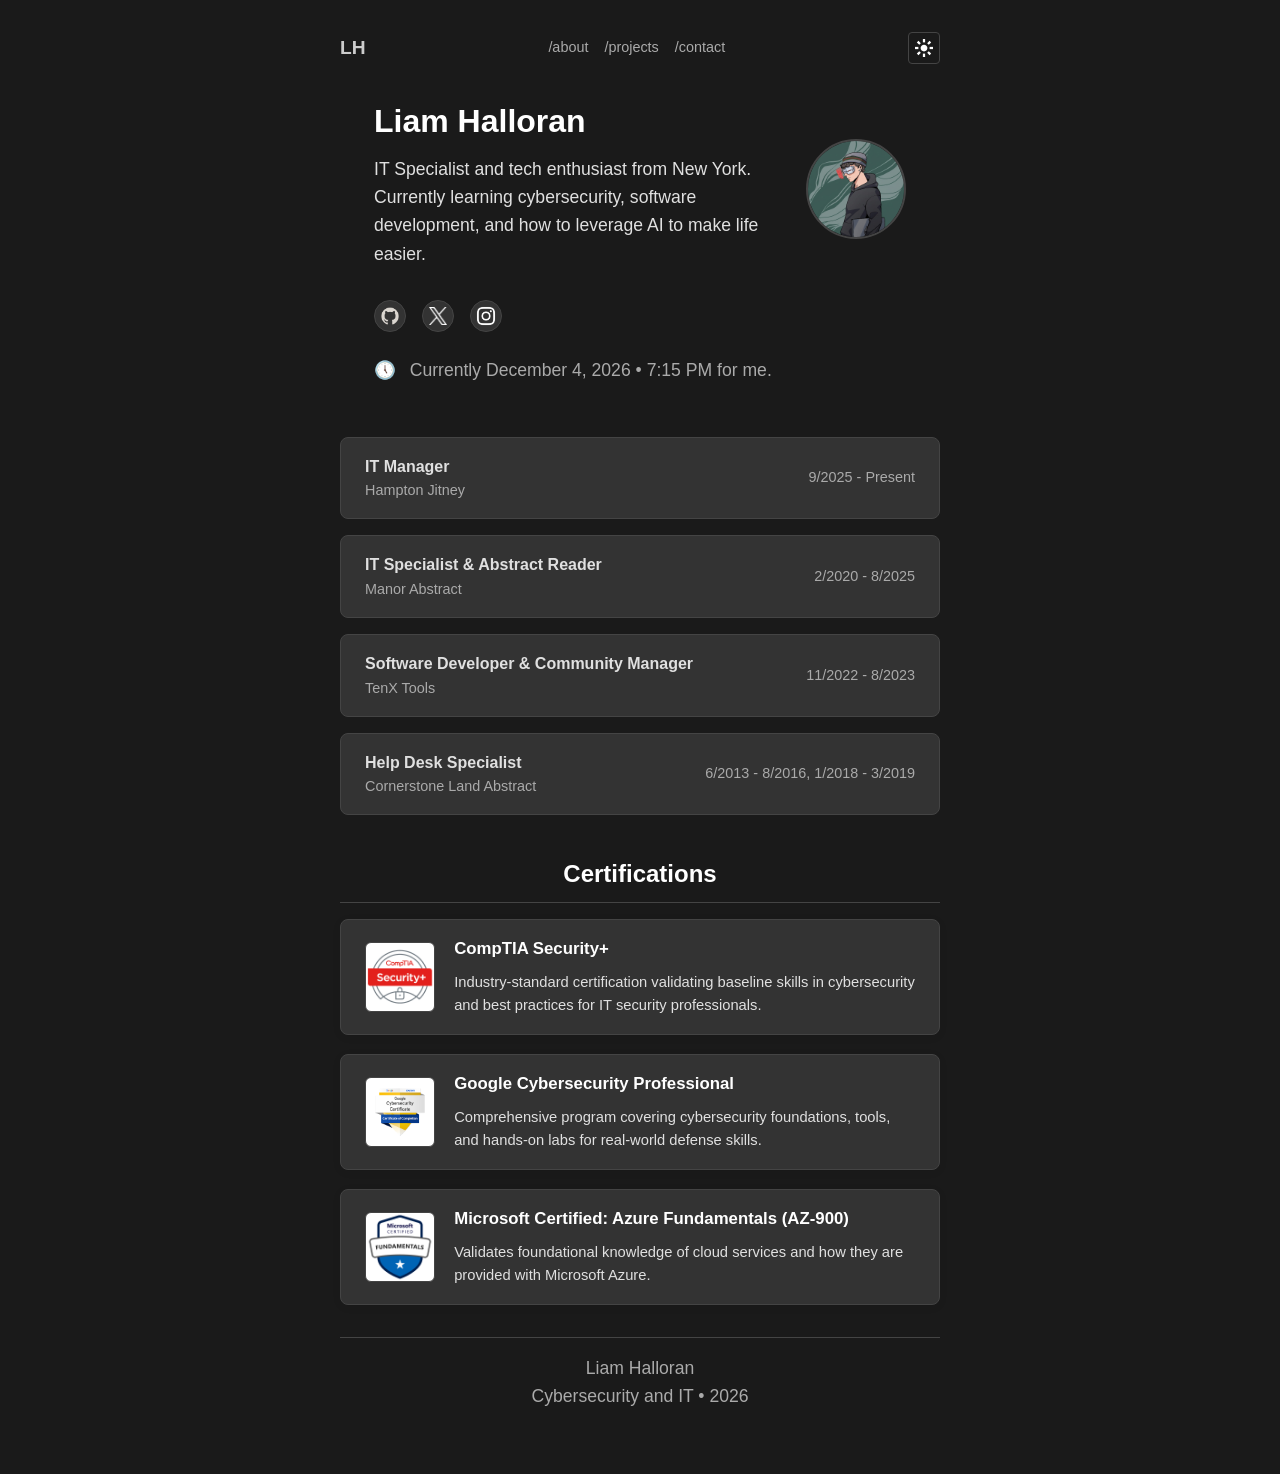
<file: index.html>
<!DOCTYPE html>
<html lang="en">
<head>
    <meta charset="UTF-8">
    <meta name="viewport" content="width=device-width, initial-scale=1.0">
    <title>Liam Halloran</title>
    <link rel="stylesheet" href="style.css">
</head>
<body>
    <div id="custom-cursor"></div>
    <header>
        <a href="index.html" class="initials-link"><div class="initials">LH</div></a>
        <nav>
            <a href="about.html">/about</a>
            <a href="projects.html">/projects</a>
            <a href="contact.html">/contact</a>
        </nav>
        <button id="theme-toggle" aria-label="Toggle theme">
            <img src="images/moon.svg" alt="Dark mode" class="theme-icon moon-icon">
            <img src="images/sun.svg" alt="Light mode" class="theme-icon sun-icon">
        </button>
    </header>
    <main>
        <section id="about" class="content-section about-layout">
            <!-- Text and Links Container -->
            <div class="about-left">
                <div class="about-text">
                    <h1>Liam Halloran</h1>
                    <p>IT Specialist and tech enthusiast from New York. Currently learning cybersecurity, software development, and how to leverage AI to make life easier.</p>
                </div>
                 <!-- Social Links (using placeholders, ideally replace with SVGs) -->
                <div class="social-links">
                    <a href="https://github.com/LeeJayNY" target="_blank" rel="noopener noreferrer" title="GitHub" class="social-icon">
                        <img src="images/github-mark.png" alt="GitHub">
                    </a>
                    <a href="https://twitter.com/LeeJayCrypto" target="_blank" rel="noopener noreferrer" title="Twitter" class="social-icon">
                        <img src="images/twitter.png" alt="X/Twitter"> <!-- Assuming x.svg -->
                    </a>
                    <a href="https://instagram.com/liamleejay" title="Instagram" class="social-icon instagram-icon-link">
                        <img src="images/instagram.png" alt="Instagram">
                    </a>
                </div>
                <!-- Dynamic Info Placeholders -->
                <div class="dynamic-info">
                    <p><span class="icon">&#128340;</span> <span id="current-time">Loading time...</span></p>
                </div>
            </div>
            <!-- Profile Picture -->
            <img src="images/logo.jpeg" alt="Liam Halloran Logo" class="profile-picture">
        </section>

        <!-- Experience Boxes Section -->
        <section id="experience-boxes" class="experience-section">
             <div class="experience-box">
                <div class="job-info">
                    <span class="job-title">IT Manager </span>
                    <span class="company-name">Hampton Jitney</span>
                </div>
                <span class="job-dates">9/2025 - Present</span>
            </div>
            <div class="experience-box">
                <div class="job-info">
                    <span class="job-title">IT Specialist & Abstract Reader</span>
                    <span class="company-name">Manor Abstract</span>
                </div>
                <span class="job-dates">2/2020 - 8/2025</span>
            </div>
             <div class="experience-box">
                <div class="job-info">
                    <span class="job-title">Software Developer & Community Manager</span>
                    <span class="company-name">TenX Tools</span>
                </div>
                <span class="job-dates">11/2022 - 8/2023</span>
            </div>
             <div class="experience-box">
                <div class="job-info">
                    <span class="job-title">Help Desk Specialist</span>
                    <span class="company-name">Cornerstone Land Abstract</span>
                </div>
                 <!-- Combining date ranges -->
                <span class="job-dates">6/2013 - 8/2016, 1/2018 - 3/2019</span>
            </div>
        </section>

        <!-- Certifications Section -->
        <section id="certifications" class="content-section">
            <h2>Certifications</h2>
            <div class="certifications-row">
                <!-- CompTIA Security+ -->
                <a class="cert-box" href="https://www.credly.com/badges/fbb5a011-40cd-4f11-bbe9-d85854bc7b3f" target="_blank" rel="noopener">
                    <img src="images/comptia-securityplus.png" alt="CompTIA Security+ Badge" class="cert-badge">
                    <div class="cert-info">
                        <div class="cert-title">CompTIA Security+</div>
                        <div class="cert-desc">Industry-standard certification validating baseline skills in cybersecurity and best practices for IT security professionals.</div>
                    </div>
                </a>
                <!-- Google Cybersecurity Professional -->
                <a class="cert-box" href="https://www.credly.com/badges/95bc4b39-ea3c-4a74-a0bf-9b5701a9b377" target="_blank" rel="noopener">
                    <img src="images/google-cybersecurity.png" alt="Google Cybersecurity Professional Badge" class="cert-badge">
                    <div class="cert-info">
                        <div class="cert-title">Google Cybersecurity Professional</div>
                        <div class="cert-desc">Comprehensive program covering cybersecurity foundations, tools, and hands-on labs for real-world defense skills.</div>
                    </div>
                </a>
                <!-- Microsoft Azure Fundamentals -->
                <a class="cert-box" href="https://learn.microsoft.com/api/credentials/share/en-us/LiamHalloran-3467/A9EFD3C36C7703F2?sharingId=6E900381BC6D82EF" target="_blank" rel="noopener">
                    <img src="images/azure-fundamentals.png" alt="Microsoft Azure Fundamentals Badge" class="cert-badge">
                    <div class="cert-info">
                        <div class="cert-title">Microsoft Certified: Azure Fundamentals (AZ-900)</div>
                        <div class="cert-desc">Validates foundational knowledge of cloud services and how they are provided with Microsoft Azure.</div>
                    </div>
                </a>
            </div>
        </section>

    </main>

    <footer>
        <p>Liam Halloran<br>
        Cybersecurity and IT • 2026</p>
    </footer>

    <!-- Replaced inline script with link to external file -->
    <script src="js/main.js" defer></script>

    <!-- 
     <script>
        // KEEPING CURSOR AND THEME TOGGLE SCRIPTS (Copied from index.html)
        // ... Removed inline script content ...
     </script>
     -->

</body>
</html>
</file>
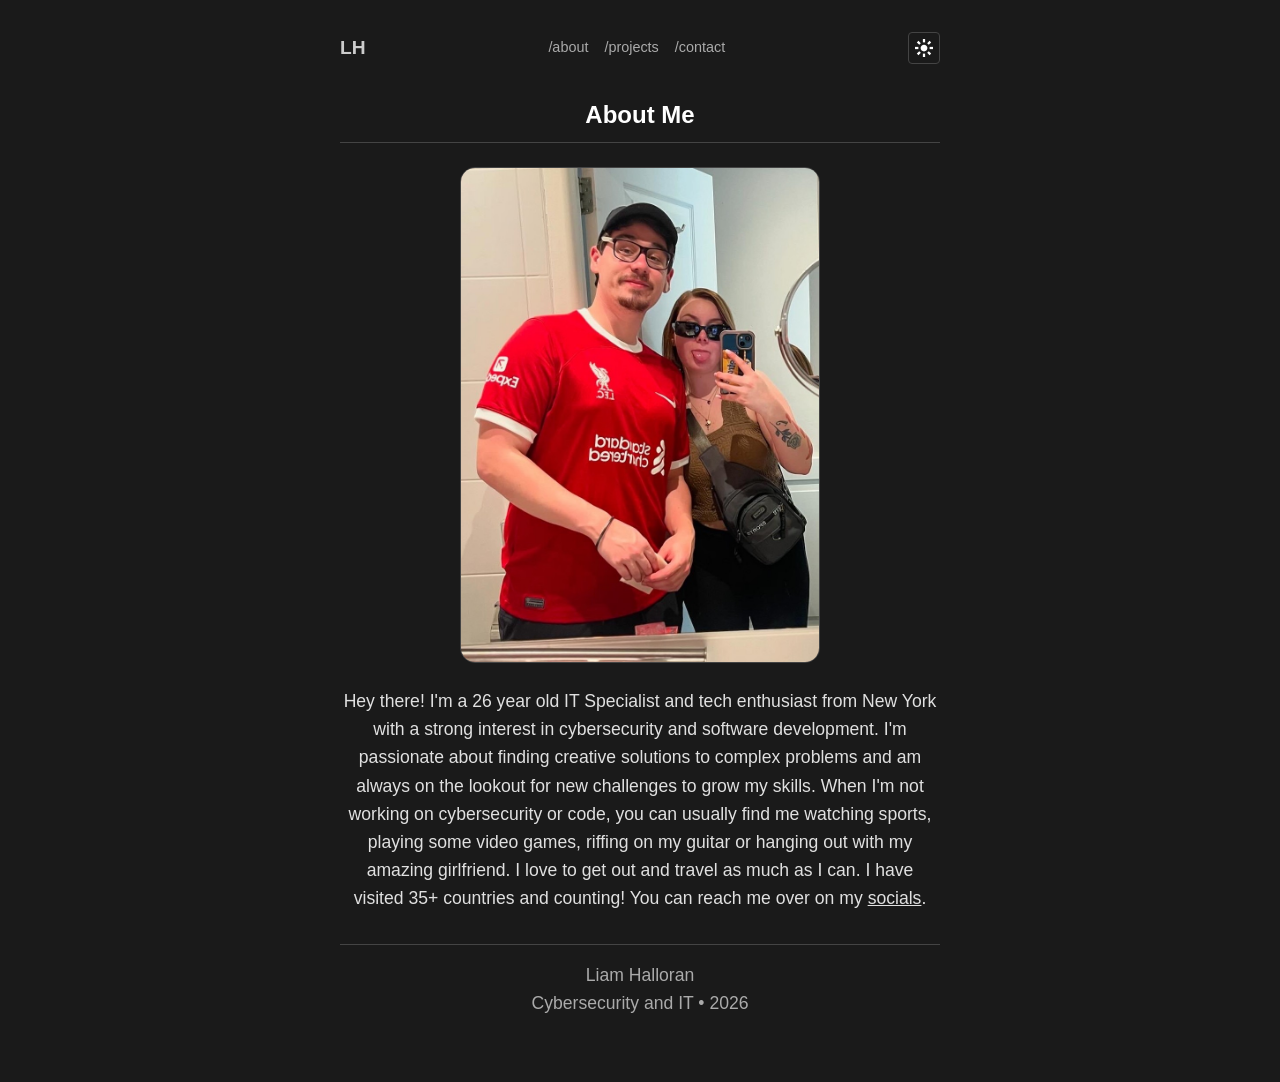
<file: about.html>
<!DOCTYPE html>
<html lang="en">
<head>
    <meta charset="UTF-8">
    <meta name="viewport" content="width=device-width, initial-scale=1.0">
    <title>About - Liam Halloran</title> <!-- Changed Title -->
    <link rel="stylesheet" href="style.css">
</head>
<body>
    <div id="custom-cursor"></div>
    <header>
        <!-- Link initials to home page -->
        <a href="index.html" class="initials-link"><div class="initials">LH</div></a>
        <nav>
            <a href="about.html">/about</a>
            <!-- <a href="experience.html">/experience</a> --> <!-- Removed -->
            <a href="projects.html">/projects</a>
            <!-- <a href="skills.html">/skills</a> --> <!-- Removed -->
            <a href="contact.html">/contact</a>
        </nav>
        <!-- Theme Toggle Button with Icon Placeholders -->
        <button id="theme-toggle" aria-label="Toggle theme">
            <img src="images/moon.svg" alt="Dark mode" class="theme-icon moon-icon">
            <img src="images/sun.svg" alt="Light mode" class="theme-icon sun-icon">
        </button>
    </header>
    <main>
        <!-- Main content for About page -->
        <section id="about" class="content-section">
            <!-- <img src="images/placeholder.jpg" alt="About Liam Halloran" class="profile-picture"> -->

            <!-- Text Container -->
            <h2>About Me</h2>
            <!-- Added image below heading -->
            <img src="images/image.jpg" alt="Liam Halloran" class="about-page-image">
            <p>
                Hey there! I'm a 26 year old IT Specialist and tech enthusiast from New York with a strong interest in cybersecurity and software development. I'm passionate about finding creative solutions to complex problems and am always on the lookout for new challenges to grow my skills. When I'm not working on cybersecurity or code, you can usually find me watching sports, playing some video games, riffing on my guitar or hanging out with my amazing girlfriend. I love to get out and travel as much as I can. I have visited 35+ countries and counting! You can reach me over on my <a href="contact.html">socials</a>.
            </p>
        </section>

    </main>

    <footer>
        <p>Liam Halloran<br>
        Cybersecurity and IT • 2026</p>
    </footer>

    <!-- Replaced inline script with link to external file -->
    <script src="js/main.js" defer></script>

    <!-- 
     <script>
        // KEEPING CURSOR AND THEME TOGGLE SCRIPTS (Copied from index.html)
        // ... Removed inline script content ...
     </script>
     -->

</body>
</html>
</file>
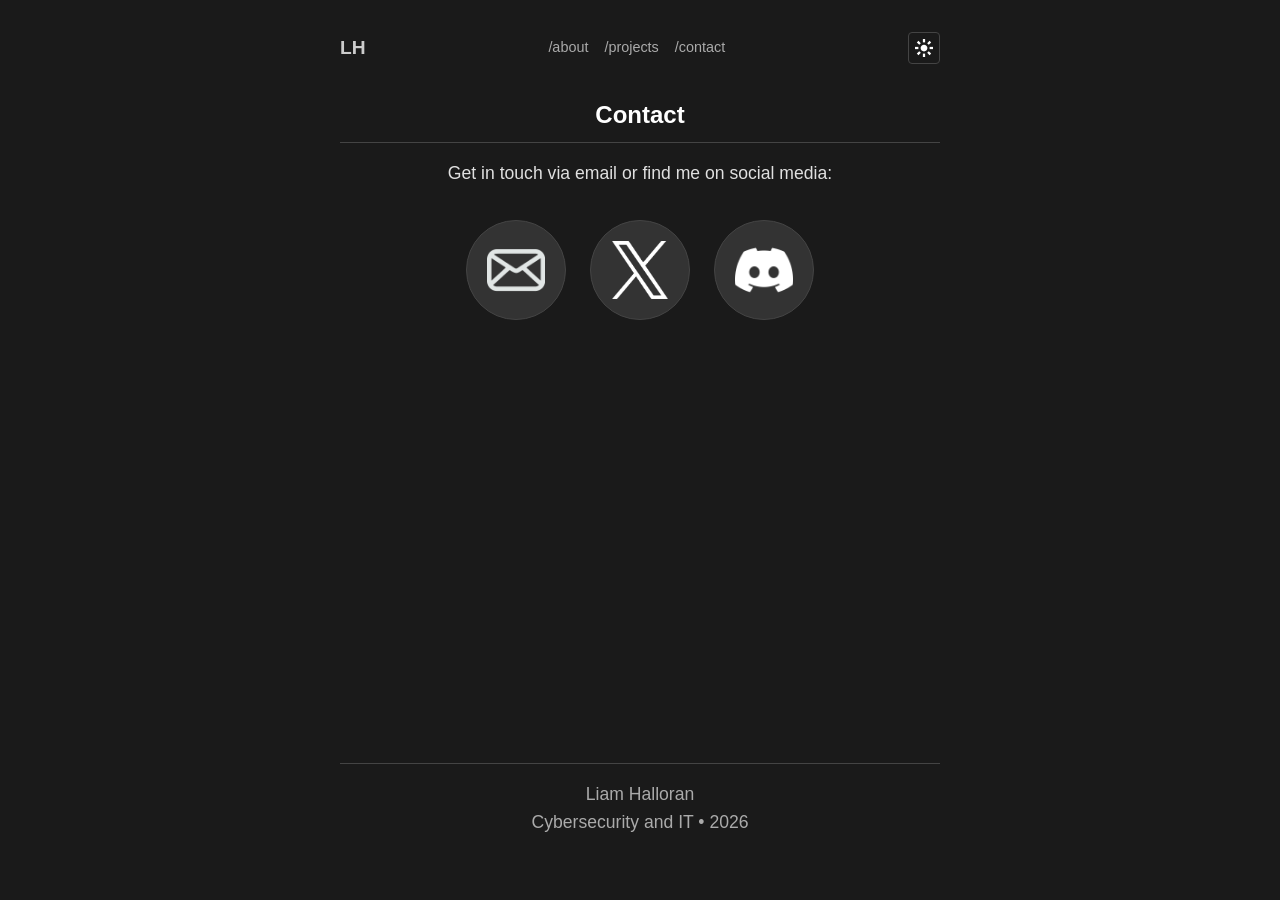
<file: contact.html>
<!DOCTYPE html>
<html lang="en">
<head>
    <meta charset="UTF-8">
    <meta name="viewport" content="width=device-width, initial-scale=1.0">
    <title>Contact - Liam Halloran</title>
    <link rel="stylesheet" href="style.css">
</head>
<body>
    <div id="custom-cursor"></div>
    <header>
        <a href="index.html" class="initials-link"><div class="initials">LH</div></a>
        <nav>
            <a href="about.html">/about</a>
            <a href="projects.html">/projects</a>
            <a href="contact.html">/contact</a>
        </nav>
        <button id="theme-toggle" aria-label="Toggle theme">
            <img src="images/moon.svg" alt="Dark mode" class="theme-icon moon-icon">
            <img src="images/sun.svg" alt="Light mode" class="theme-icon sun-icon">
        </button>
    </header>
    <main>
        <section id="contact" class="content-section">
            <h2>Contact</h2>
            <p>Get in touch via email or find me on social media:</p>
            
            <div class="contact-links">
                <a href="mailto:liamhalloran99@gmail.com" class="contact-button" title="Email">
                    <img src="images/email.png" alt="Email"> 
                </a>
                <a href="https://twitter.com/LeeJayCrypto" target="_blank" rel="noopener noreferrer" class="contact-button" title="Twitter">
                     <img src="images/twitter.png" alt="X/Twitter">
                </a>
                 <a href="https://discordapp.com/users/306188632534941697" target="_blank" rel="noopener noreferrer" class="contact-button" title="Discord">
                     <img src="images/discord.png" alt="Discord">
                </a>
            </div>
        </section>
    </main>

    <footer>
        <p>Liam Halloran<br>
        Cybersecurity and IT • 2026</p>
    </footer>

    <script src="js/main.js" defer></script>

</body>
</html>
</file>
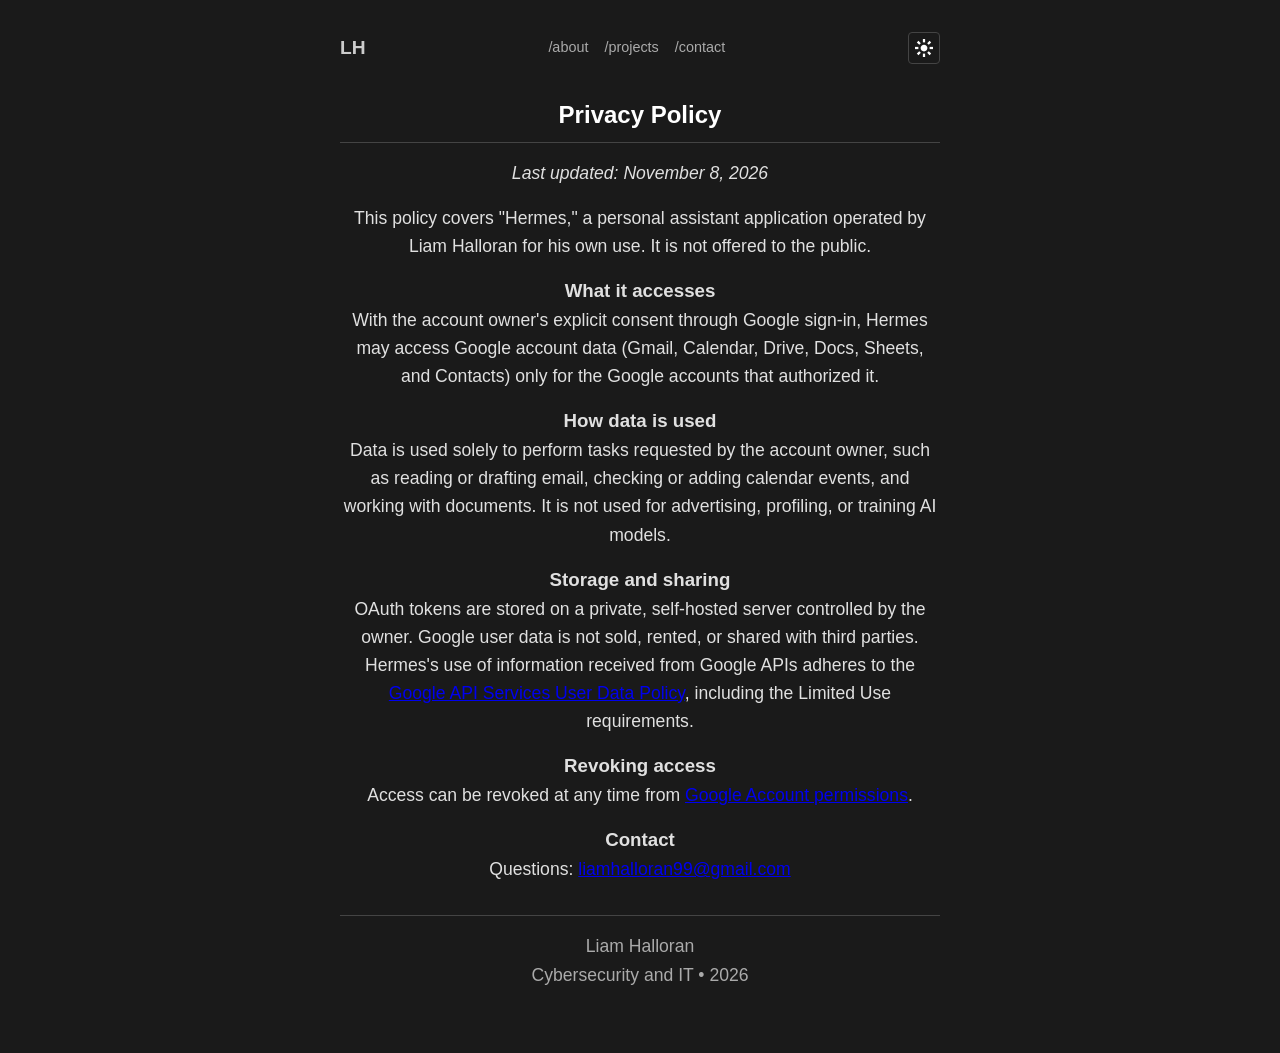
<file: privacy.html>
<!DOCTYPE html>
<html lang="en">
<head>
    <meta charset="UTF-8">
    <meta name="viewport" content="width=device-width, initial-scale=1.0">
    <title>Privacy Policy - Liam Halloran</title>
    <link rel="stylesheet" href="style.css">
</head>
<body>
    <div id="custom-cursor"></div>
    <header>
        <a href="index.html" class="initials-link"><div class="initials">LH</div></a>
        <nav>
            <a href="about.html">/about</a>
            <a href="projects.html">/projects</a>
            <a href="contact.html">/contact</a>
        </nav>
        <button id="theme-toggle" aria-label="Toggle theme">
            <img src="images/moon.svg" alt="Dark mode" class="theme-icon moon-icon">
            <img src="images/sun.svg" alt="Light mode" class="theme-icon sun-icon">
        </button>
    </header>
    <main>
        <section id="privacy" class="content-section">
            <h2>Privacy Policy</h2>
            <p><em>Last updated: November 8, 2026</em></p>

            <p>This policy covers "Hermes," a personal assistant application operated by Liam Halloran for his own use. It is not offered to the public.</p>

            <h3>What it accesses</h3>
            <p>With the account owner's explicit consent through Google sign-in, Hermes may access Google account data (Gmail, Calendar, Drive, Docs, Sheets, and Contacts) only for the Google accounts that authorized it.</p>

            <h3>How data is used</h3>
            <p>Data is used solely to perform tasks requested by the account owner, such as reading or drafting email, checking or adding calendar events, and working with documents. It is not used for advertising, profiling, or training AI models.</p>

            <h3>Storage and sharing</h3>
            <p>OAuth tokens are stored on a private, self-hosted server controlled by the owner. Google user data is not sold, rented, or shared with third parties. Hermes's use of information received from Google APIs adheres to the <a href="https://developers.google.com/terms/api-services-user-data-policy" target="_blank" rel="noopener noreferrer">Google API Services User Data Policy</a>, including the Limited Use requirements.</p>

            <h3>Revoking access</h3>
            <p>Access can be revoked at any time from <a href="https://myaccount.google.com/permissions" target="_blank" rel="noopener noreferrer">Google Account permissions</a>.</p>

            <h3>Contact</h3>
            <p>Questions: <a href="mailto:liamhalloran99@gmail.com">liamhalloran99@gmail.com</a></p>
        </section>
    </main>

    <footer>
        <p>Liam Halloran<br>
        Cybersecurity and IT • 2026</p>
    </footer>

    <script src="js/main.js" defer></script>

</body>
</html>
</file>
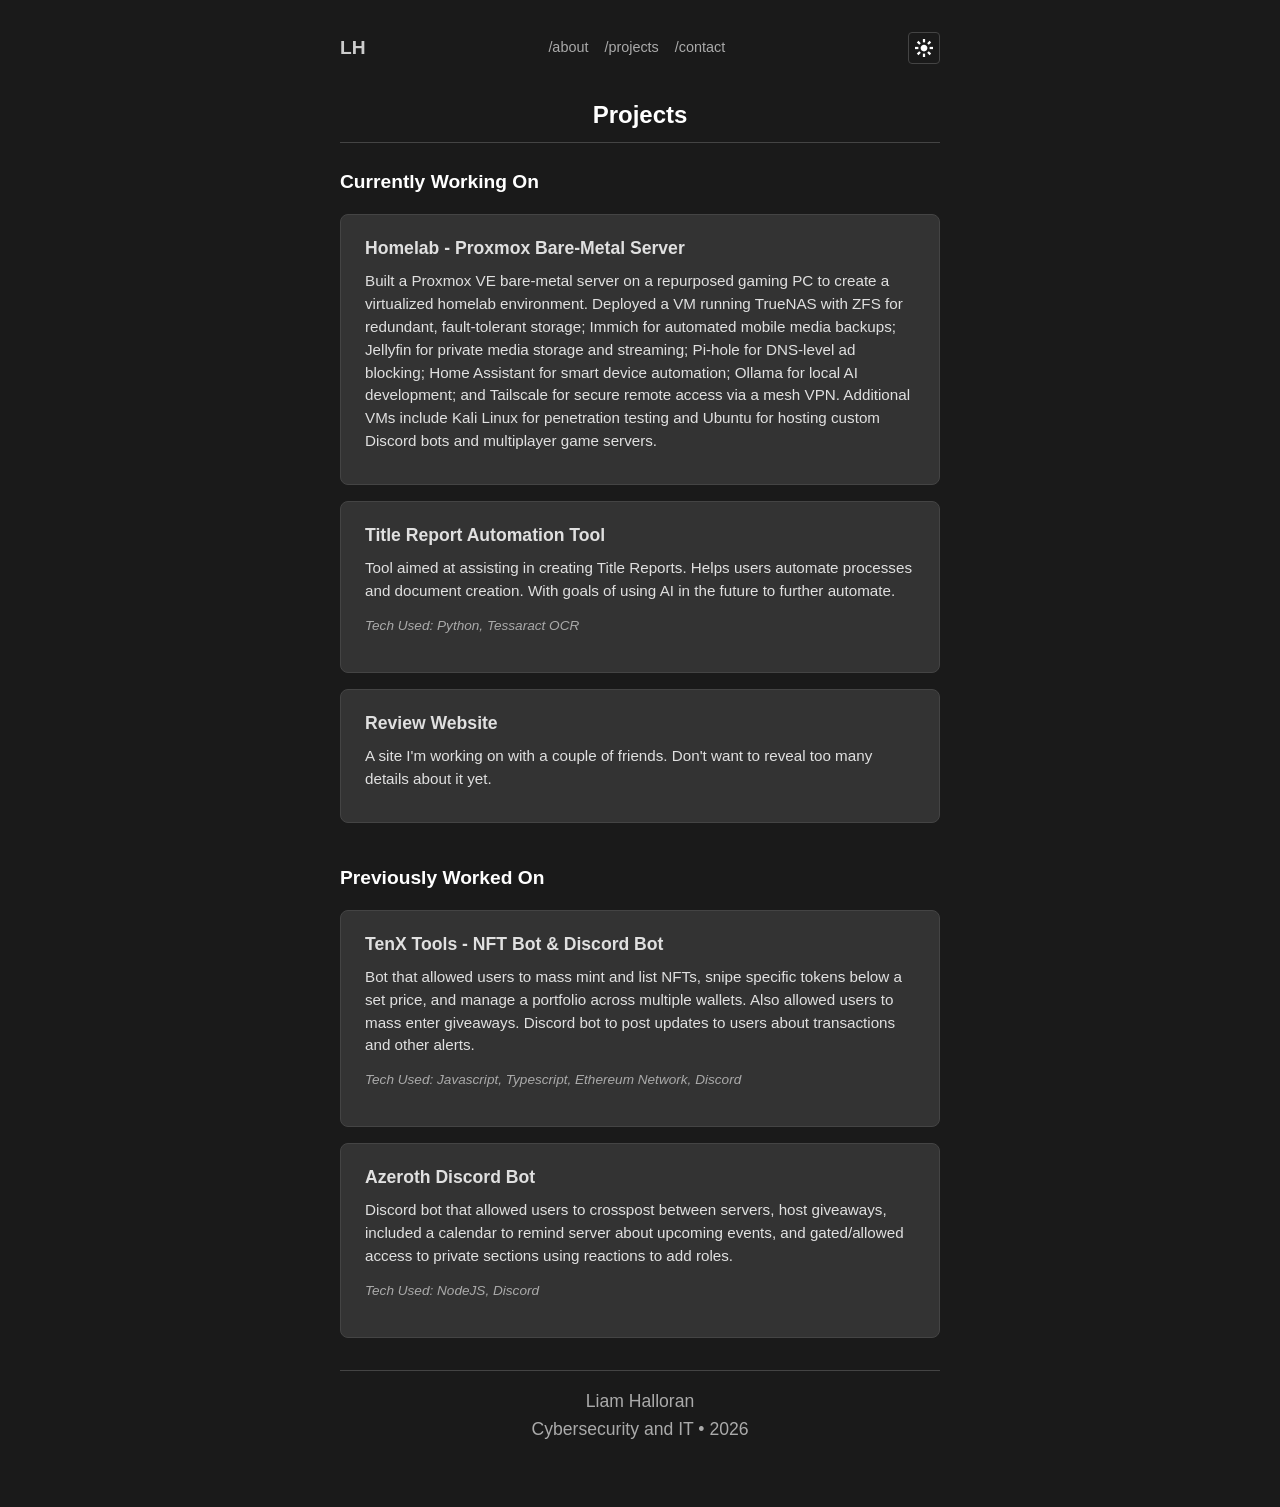
<file: projects.html>
<!DOCTYPE html>
<html lang="en">
<head>
    <meta charset="UTF-8">
    <meta name="viewport" content="width=device-width, initial-scale=1.0">
    <title>Projects - Liam Halloran</title>
    <link rel="stylesheet" href="style.css">
</head>
<body>
    <div id="custom-cursor"></div>
    <header>
        <a href="index.html" class="initials-link"><div class="initials">LH</div></a>
        <nav>
            <a href="about.html">/about</a>
            <a href="projects.html">/projects</a>
            <a href="contact.html">/contact</a>
        </nav>
        <button id="theme-toggle" aria-label="Toggle theme">
            <img src="images/moon.svg" alt="Dark mode" class="theme-icon moon-icon">
            <img src="images/sun.svg" alt="Light mode" class="theme-icon sun-icon">
        </button>
    </header>
    <main>
        <section id="projects" class="content-section">
            <h2>Projects</h2>

            <h3 class="project-subheading">Currently Working On</h3>

            <div class="project-box">
                <div class="project-info">
                    <span class="project-title">Homelab - Proxmox Bare-Metal Server</span>
                    <p class="project-description">Built a Proxmox VE bare-metal server on a repurposed gaming PC to create a virtualized homelab environment. Deployed a VM running TrueNAS with ZFS for redundant, fault-tolerant storage; Immich for automated mobile media backups; Jellyfin for private media storage and streaming; Pi-hole for DNS-level ad blocking; Home Assistant for smart device automation; Ollama for local AI development; and Tailscale for secure remote access via a mesh VPN. Additional VMs include Kali Linux for penetration testing and Ubuntu for hosting custom Discord bots and multiplayer game servers.</p>
                </div>
            </div>

            <div class="project-box">
                <div class="project-info">
                    <span class="project-title">Title Report Automation Tool</span>
                    <p class="project-description">Tool aimed at assisting in creating Title Reports. Helps users automate processes and document creation. With goals of using AI in the future to further automate.</p>
                    <p class="project-tech">Tech Used: Python, Tessaract OCR</p>
                </div>
            </div>

            <div class="project-box">
                <div class="project-info">
                    <span class="project-title">Review Website</span>
                    <p class="project-description">A site I'm working on with a couple of friends. Don't want to reveal too many details about it yet.</p>
                </div>
            </div>

            <h3 class="project-subheading">Previously Worked On</h3>

            <div class="project-box">
                <div class="project-info">
                    <span class="project-title">TenX Tools - NFT Bot & Discord Bot</span>
                    <p class="project-description">Bot that allowed users to mass mint and list NFTs, snipe specific tokens below a set price, and manage a portfolio across multiple wallets. Also allowed users to mass enter giveaways. Discord bot to post updates to users about transactions and other alerts.</p>
                    <p class="project-tech">Tech Used: Javascript, Typescript, Ethereum Network, Discord</p>
                </div>
            </div>

            <div class="project-box">
                <div class="project-info">
                    <span class="project-title">Azeroth Discord Bot</span>
                    <p class="project-description">Discord bot that allowed users to crosspost between servers, host giveaways, included a calendar to remind server about upcoming events, and gated/allowed access to private sections using reactions to add roles.</p>
                    <p class="project-tech">Tech Used: NodeJS, Discord</p>
                </div>
            </div>

        </section>
    </main>

    <footer>
        <p>Liam Halloran<br>
        Cybersecurity and IT • 2026</p>
    </footer>

    <script src="js/main.js" defer></script>

</body>
</html>
</file>
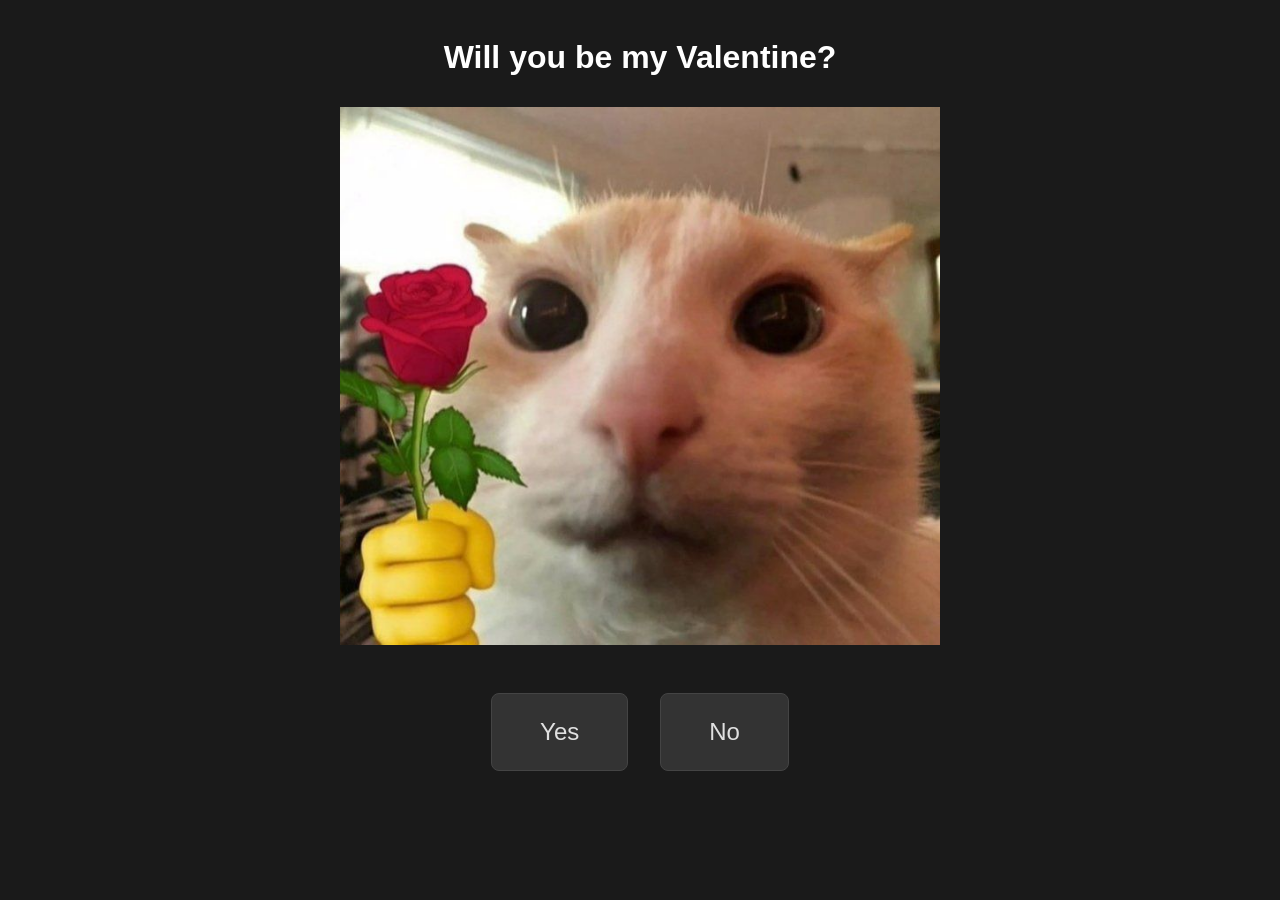
<file: valentine.html>
<!DOCTYPE html>
<html lang="en">
<head>
    <meta charset="UTF-8">
    <meta name="viewport" content="width=device-width, initial-scale=1.0">
    <title>Valentine's Day</title>
    <link rel="stylesheet" href="style.css">
    <style>
        .button-container {
            display: flex;
            justify-content: center;
            gap: 2rem;
            margin-top: 2rem;
        }

        .valentine-button {
            padding: 1.5rem 3rem;
            font-size: 1.5rem;
            background-color: var(--button-bg);
            color: var(--button-text);
            border: 1px solid var(--border-color);
            border-radius: 8px;
            cursor: pointer;
            transition: background-color 0.3s ease;
        }

        .valentine-button:hover {
            background-color: var(--button-hover-bg);
        }

        .popup-overlay {
            display: none;
            position: fixed;
            top: 0;
            left: 0;
            width: 100%;
            height: 100%;
            background-color: rgba(0, 0, 0, 0.7);
            z-index: 10000;
            justify-content: center;
            align-items: center;
        }

        .popup-overlay.active {
            display: flex;
        }

        .popup-content {
            background-color: var(--bg-color);
            border: 1px solid var(--border-color);
            border-radius: 8px;
            padding: 2rem;
            text-align: center;
            max-width: 400px;
            width: 90%;
        }

        .popup-content h2 {
            margin-bottom: 1.5rem;
            color: var(--heading-color);
        }

        .popup-button {
            padding: 0.75rem 2rem;
            font-size: 1rem;
            background-color: var(--button-bg);
            color: var(--button-text);
            border: 1px solid var(--border-color);
            border-radius: 8px;
            cursor: pointer;
            transition: background-color 0.3s ease;
        }

        .popup-button:hover {
            background-color: var(--button-hover-bg);
        }

        .confetti-container {
            position: fixed;
            top: 0;
            left: 0;
            width: 100%;
            height: 100%;
            pointer-events: none;
            z-index: 9999;
            overflow: hidden;
        }

        .confetti {
            position: absolute;
            width: 10px;
            height: 10px;
            background-color: #ff6b9d;
            animation: confetti-fall linear forwards;
        }

        .confetti:nth-child(2n) {
            background-color: #c44569;
        }

        .confetti:nth-child(3n) {
            background-color: #f8b500;
        }

        .confetti:nth-child(4n) {
            background-color: #ff9ff3;
        }

        .confetti:nth-child(5n) {
            background-color: #54a0ff;
        }

        .heart {
            position: absolute;
            font-size: 20px;
            color: #ff6b9d;
            animation: heart-fall linear forwards;
        }

        .heart:nth-child(odd) {
            color: #ff9ff3;
        }

        @keyframes confetti-fall {
            0% {
                transform: translateY(-100px) rotate(0deg);
                opacity: 1;
            }
            100% {
                transform: translateY(100vh) rotate(720deg);
                opacity: 0;
            }
        }

        @keyframes heart-fall {
            0% {
                transform: translateY(-100px) rotate(0deg) scale(1);
                opacity: 1;
            }
            100% {
                transform: translateY(100vh) rotate(360deg) scale(0.5);
                opacity: 0;
            }
        }

        .valentine-content {
            display: flex;
            flex-direction: column;
            align-items: center;
            width: 100%;
            max-width: 600px;
        }

        h1 {
            text-align: center;
        }

        img {
            display: block;
            margin: 1rem auto;
            max-width: 100%;
            height: auto;
        }

        @media (max-width: 600px) {
            body {
                justify-content: center;
                align-items: center;
            }

            .valentine-content {
                width: 100%;
                padding: 0 1rem;
            }

            h1 {
                font-size: 1.5rem;
                text-align: center;
                width: 100%;
            }

            img {
                max-width: 90%;
                height: auto;
                margin: 1rem auto;
                display: block;
            }

            .button-container {
                flex-direction: column;
                align-items: center;
                gap: 1rem;
                width: 100%;
            }

            .valentine-button {
                width: 100%;
                max-width: 280px;
                padding: 1.2rem 2rem;
                font-size: 1.2rem;
            }

            .popup-content {
                padding: 1.5rem;
                margin: 1rem;
                max-width: calc(100% - 2rem);
            }

            .popup-content h2 {
                font-size: 1.3rem;
                margin-bottom: 1rem;
            }

            .popup-button {
                width: 100%;
                padding: 0.875rem 1.5rem;
                font-size: 1rem;
            }
        }
    </style>
</head>

<body>
    
    <audio id="yesSound" preload="auto">
       <source src="sounds/love.mp3" type="audio/mpeg"> 
    </audio>
    <audio id="noSound" preload="auto">
        <source src="sounds/error.mp3" type="audio/mpeg"> 
    </audio>

    <div class="valentine-content">
        <h1 id="questionText">Will you be my Valentine?</h1>

        <img id="mainImage" src="images/valentine.jpg" alt="Valentine's Day">
        <div class="button-container">
            <button class="valentine-button" id="yesButton">Yes</button>
            <button class="valentine-button" id="noButton">No</button>
        </div>
    </div>

    <div class="confetti-container" id="confettiContainer"></div>

    <div class="popup-overlay" id="yesPopup">
        <div class="popup-content">
            <h2 id="yesPopupTitle">You said Yes!</h2>
            <img src="images/yippee.gif" alt="Yes">
            <p id="yesPopupMessage">You made the right choice!</p>
            <button class="popup-button" onclick="closePopup('yesPopup')">I Love You!</button>
        </div>
    </div>

    <div class="popup-overlay" id="popup">
        <div class="popup-content">
            <h2>NO!</h2>
            <button class="popup-button" onclick="closePopup('popup')">Try Again</button>
        </div>
    </div>
    
    <div class="popup-overlay" id="popup1">
        <div class="popup-content">
            <h2>Error: Wrong Answer.</h2>
            <button class="popup-button" onclick="closePopup('popup1')">Try Again</button>
        </div>
    </div>

    <div class="popup-overlay" id="popup2">
        <div class="popup-content">
            <h2>Really?? C'mon Babe...</h2>
            <button class="popup-button" onclick="closePopup('popup2')">Try Again</button>
        </div>
    </div>

    <div class="popup-overlay" id="popup3">
        <div class="popup-content">
            <h2>Still the wrong answer...</h2>
            <button class="popup-button" onclick="closePopup('popup3')">Try Again</button>
        </div>
    </div>
    
    <script>
        let noClickCount = 0;
        let confettiLoopId = null;

        document.getElementById('yesButton').addEventListener('click', function() {
           
            const yesSound = document.getElementById('yesSound');
            if (yesSound) {
                yesSound.currentTime = 0;
                yesSound.play().catch(e => console.log('Sound play failed:', e));
            }

            createConfettiAndHearts();

            setTimeout(() => {
                document.getElementById('yesPopup').classList.add('active');
            }, 500);
        });

        document.getElementById('noButton').addEventListener('click', function() {
            // Play sound effect
            const noSound = document.getElementById('noSound');
            if (noSound) {
                noSound.currentTime = 0;
                noSound.play().catch(e => console.log('Sound play failed:', e));
            }

            noClickCount++;
            if (noClickCount === 1) {
                document.getElementById('popup1').classList.add('active');
            } else if (noClickCount === 2) {
                document.getElementById('popup2').classList.add('active');   
            }
            else if (noClickCount === 3) {
                document.getElementById('popup3').classList.add('active');
            }
            else{
            document.getElementById('popup').classList.add('active');
            }
        });

        function closePopup(popupId) {
            document.getElementById(popupId).classList.remove('active');

            if (popupId === 'yesPopup') {
             const yesSound = document.getElementById('yesSound');
            if (yesSound) {
                yesSound.pause();
                yesSound.currentTime = 0;
                }

            const questionText = document.getElementById('questionText');
            if (questionText) {
                questionText.textContent = "Yay! Love you Babe!";
            }

            const mainImage = document.getElementById('mainImage');
            if (mainImage) {
                mainImage.src = "images/heart.gif";
                mainImage.alt = "Yippee!";
            }

            const buttonContainer = document.querySelector('.button-container');
            if (buttonContainer) {
                buttonContainer.style.display = 'none';
            }

            startConfettiAndHeartsLoop();
            }
        }

        function startConfettiAndHeartsLoop() {
            if (confettiLoopId !== null) return;

            confettiLoopId = setInterval(() => {
                createConfettiAndHearts(10, 6);
            }, 600);
        }

        function createConfettiAndHearts(confettiCount = 50, heartCount = 30) {
            const container = document.getElementById('confettiContainer');
            const colors = ['#ff6b9d', '#c44569', '#f8b500', '#ff9ff3', '#54a0ff'];
            
            if (!container) return;

            for (let i = 0; i < confettiCount; i++) {
                const confetti = document.createElement('div');
                confetti.className = 'confetti';
                confetti.style.left = Math.random() * 100 + '%';
                confetti.style.animationDuration = (Math.random() * 3 + 2) + 's';
                confetti.style.animationDelay = Math.random() * 0.5 + 's';
                confetti.style.backgroundColor = colors[Math.floor(Math.random() * colors.length)];
                container.appendChild(confetti);

                setTimeout(() => {
                    confetti.remove();
                }, 10000);
            }

            for (let i = 0; i < heartCount; i++) {
                const heart = document.createElement('div');
                heart.className = 'heart';
                heart.textContent = '❤️';
                heart.style.left = Math.random() * 100 + '%';
                heart.style.animationDuration = (Math.random() * 3 + 2) + 's';
                heart.style.animationDelay = Math.random() * 0.5 + 's';
                heart.style.fontSize = (Math.random() * 15 + 15) + 'px';
                container.appendChild(heart);

                setTimeout(() => {
                    heart.remove();
                }, 10000);
            }
        }
    </script>
</body>
</html>
</file>
<file: style.css>
/* Basic Reset */
* {
    margin: 0;
    padding: 0;
    box-sizing: border-box;
}

/* Theme Variables */
:root {
    --bg-color: #1a1a1a;
    --text-color: #e0e0e0;
    --heading-color: #ffffff;
    --link-color: #aaa;
    --link-hover-color: #e0e0e0;
    --border-color: #444;
    --button-bg: #333;
    --button-text: #e0e0e0;
    --button-hover-bg: #555;
    --initials-color: #ccc; /* Color for initials */
}

body.light-mode {
    --bg-color: #f4f4f4;
    --text-color: #333;
    --heading-color: #000;
    --link-color: #555;
    --link-hover-color: #000;
    --border-color: #ccc;
    --button-bg: #e0e0e0;
    --button-text: #333;
    --button-hover-bg: #c7c7c7;
    --initials-color: #555;
}

/* Hide default cursor and style custom one */
body {
    /* cursor: none; */ /* REMOVED: Hide the default cursor */
    font-family: -apple-system, BlinkMacSystemFont, "Segoe UI", Roboto, Helvetica, Arial, sans-serif, "Apple Color Emoji", "Segoe UI Emoji", "Segoe UI Symbol";
    background-color: var(--bg-color);
    color: var(--text-color);
    line-height: 1.6;
    display: flex; /* Use flexbox */
    flex-direction: column; /* Stack elements vertically */
    align-items: center; /* Center content horizontally */
    padding: 2rem; /* Keep padding */
    min-height: 100vh; /* Ensure body takes full viewport height */
    transition: background-color 0.3s ease, color 0.3s ease;
}

header {
    width: 100%;
    max-width: 600px; /* Max width for content */
    margin-bottom: 2rem;
    display: flex; /* Use flexbox for alignment */
    justify-content: space-between; /* Space out nav and button */
    align-items: center; /* Vertically align items */
}

nav {
    display: flex;
    justify-content: flex-start; /* Align nav links to the start */
    gap: 1rem; /* Space between nav links */
    flex-wrap: wrap; /* Allow wrapping on smaller screens */
}

nav a {
    color: var(--link-color);
    text-decoration: none;
    font-size: 0.9rem;
    transition: color 0.3s ease;
}

nav a:hover,
nav a:focus {
    color: var(--link-hover-color);
}

main {
    width: 100%;
    max-width: 600px; /* Max width for content */
    text-align: center; /* Center content within main */
    flex-grow: 1; /* Allow main content to grow and push footer down */
}

.content-section {
    /* Add padding or margin as needed */
    margin-bottom: 2rem;
}

/* Styling for the about section to align image and text */
/* #about.content-section { */ /* Renamed class for specificity */
.about-layout {
    display: flex;
    align-items: flex-start; /* Align items to the top */
    justify-content: center; /* Horizontally center the flex items */
    gap: 2rem; /* Increased space */
    text-align: left; /* Keep text left-aligned */
    flex-wrap: wrap-reverse; /* Wrap picture below text on small screens */
}

.about-left {
    display: flex;
    flex-direction: column;
    gap: 1rem; /* Space between text, social links, dynamic info */
    max-width: 400px; /* Constrain width to allow text wrapping without affecting layout */
}

/* Keep profile picture styles */
.profile-picture {
    width: 100px; /* Adjust size as needed */
    height: 100px;
    border-radius: 50%; /* Make it circular */
    object-fit: cover; /* Prevent image distortion */
    border: 2px solid var(--border-color); /* Optional border */
    flex-shrink: 0; /* Prevent image from shrinking */
    position: relative; /* Allow nudging with top/bottom/left/right */
    top: -150px; /* Reset to a smaller value for readjustment */
}

.about-text {
    /* No specific styles needed currently, acts as a container */
}

/* Ensure h1 within about-text has no top margin */
.about-text h1 {
    margin-top: 0;
}

h1 {
    font-size: 2rem;
    margin-bottom: 0.5rem;
    color: var(--heading-color);
}

p {
    font-size: 1.1rem;
    margin-bottom: 1rem;
}

.contact-info {
    font-size: 0.9rem;
    color: var(--link-color);
    margin-bottom: 1rem; /* Add space before social links */
}

.contact-info span,
.contact-info a {
    margin-right: 0.5rem;
}

.contact-info a {
    color: var(--link-color);
    text-decoration: none;
}

.contact-info a:hover {
    color: var(--link-hover-color);
    text-decoration: underline;
}

/* Style for section headings (initially hidden by inline style) */
h2 {
    font-size: 1.5rem;
    margin-bottom: 1rem;
    color: var(--heading-color);
    border-bottom: 1px solid var(--border-color);
    padding-bottom: 0.5rem;
}

/* Add more styles for lists, etc., within sections as needed */

footer {
    width: 100%;
    max-width: 600px; /* Match main content width */
    /* margin-top: 4rem; */ /* Remove margin-top, flexbox handles spacing */
    padding: 1rem 0; /* Add padding top and bottom */
    border-top: 1px solid var(--border-color); /* Separator line */
    text-align: center; /* Center footer text */
    font-size: 0.8rem;
    color: var(--link-color); /* Use dimmer text color */
    margin-top: auto; /* Push footer to the bottom */
}

#custom-cursor {
    position: fixed; /* Position relative to the viewport */
    width: 15px;      /* Size of the circle */
    height: 15px;
    border: 1px solid var(--text-color); /* Use theme color for border */
    border-radius: 50%; /* Makes it a circle */
    pointer-events: none; /* Allows clicks to pass through */
    z-index: 9999;       /* Ensure it's on top */
    /* Offset slightly so the pointer tip is centered, not the top-left */
    transform: translate(-50%, -50%);
    /* Optional: Add a smooth transition */
    transition: transform 0.1s ease-out; /* Adjust timing as needed */
    opacity: 1; /* Start visible */
    transition: transform 0.1s ease-out, opacity 0.2s ease-out; /* Add opacity transition */
    left: -100px; /* Start off-screen */
    top: -100px;
}

/* Optional: Change cursor appearance on hoverable elements (like links) */
body a:hover ~ #custom-cursor {
    width: 25px; /* Make it slightly larger */
    height: 25px;
    background-color: rgba(224, 224, 224, 0.2); /* Add a subtle background */
    /* Consider theming this background color too */
}

/* Link around initials */
.initials-link {
    text-decoration: none;
    color: inherit; /* Inherit color from .initials */
}

/* Initials Styling */
.initials {
    font-size: 1.2rem;
    font-weight: bold;
    color: var(--initials-color);
    /* Adjust margin/padding as needed */
}

/* Theme Toggle Button */
#theme-toggle {
    background: none;
    border: 1px solid var(--border-color);
    color: var(--text-color);
    padding: 0;
    cursor: pointer;
    border-radius: 4px;
    width: 32px; /* Square size */
    height: 32px;
    display: flex;
    align-items: center;
    justify-content: center;
    transition: background-color 0.3s ease, border-color 0.3s ease;
}

#theme-toggle:hover {
    background-color: var(--button-hover-bg);
}

/* Theme Icons inside button */
.theme-icon {
    width: 18px; /* Adjust icon size */
    height: 18px;
}

/* Hide one icon based on JS */
.moon-icon {
    /* display: none;  Set by JS */
}
.sun-icon {
    /* display: none;  Set by JS */
    filter: invert(1); /* Invert the colors */
}

/* Styling for Social Icons */
.social-links {
    display: flex;
    gap: 1rem;
}

.social-icon {
    display: inline-flex; /* Use flex for centering icon/text if needed */
    align-items: center;
    justify-content: center;
    width: 32px; /* Size of the icon button */
    height: 32px;
    border-radius: 50%; /* Circular icons */
    background-color: var(--button-bg);
    /* color: var(--button-text); */ /* No longer needed for text */
    text-decoration: none;
    /* font-size: 0.8rem; */ /* No longer needed for text */
    /* font-weight: bold; */ /* No longer needed for text */
    transition: background-color 0.3s ease;
    border: 1px solid var(--border-color);
    padding: 6px; /* Add padding around the image */
}

/* Style the image inside the social icon link */
.social-icon img {
    display: block; /* Remove extra space below image */
    width: 100%;   /* Make image fill the padded space */
    height: 100%;
    object-fit: contain; /* Ensure icon aspect ratio is maintained */
    transition: filter 0.3s ease; /* Add transition for filter */
    filter: invert(1); /* Invert by default (dark mode) */
}

/* Slightly enlarge specific icons if needed */
.instagram-icon-link img {
    transform: scale(1.5); /* Make 10% larger */
}

/* UN-Invert social icons in light mode */
body.light-mode .social-icon img {
    /* filter: invert(1); */ /* Old rule - remove */
    filter: invert(0); /* Or filter: none; */
}

.social-icon:hover {
    background-color: var(--button-hover-bg);
}

/* Styling for Dynamic Info Placeholders */
.dynamic-info {
    font-size: 0.9rem;
    color: var(--link-color);
    margin-top: 0.5rem;
}

.dynamic-info p {
    margin-bottom: 0.3rem;
}

.dynamic-info .icon {
    margin-right: 0.5em;
    /* Consider using SVG icons here too */
}

/* Experience Section Styling */
.experience-section {
    margin-top: 3rem; /* Space above experience boxes */
    display: flex;
    flex-direction: column;
    gap: 1rem; /* Space between boxes */
}

.experience-box {
    background-color: var(--button-bg); /* Use button background for contrast */
    border-radius: 8px;
    padding: 1rem 1.5rem;
    display: flex;
    justify-content: space-between; /* Push dates to the right */
    align-items: center;
    transition: background-color 0.3s ease;
    border: 1px solid var(--border-color);
}

/* Optional hover effect */
/* .experience-box:hover {
    background-color: var(--button-hover-bg);
} */

.job-info {
    display: flex;
    flex-direction: column;
    text-align: left;
}

.job-title {
    font-weight: bold;
    color: var(--text-color);
    font-size: 1rem;
}

.company-name {
    font-size: 0.9rem;
    color: var(--link-color);
}

.job-dates {
    font-size: 0.9rem;
    color: var(--link-color);
    text-align: right;
    white-space: nowrap; /* Prevent dates from wrapping */
    margin-left: 1rem; /* Ensure space between info and dates */
}

/* Project Section Styling */
.project-subheading {
    font-size: 1.2rem;
    color: var(--heading-color);
    margin-top: 2.5rem; /* Space above subheading */
    margin-bottom: 1rem;
    text-align: left; /* Align subheadings left */
    /* border-bottom: 1px solid var(--border-color); */ /* Removed */
    /* padding-bottom: 0.3rem; */ /* Removed */
}

/* Align first subheading better */
#projects h3:first-of-type {
    margin-top: 1.5rem;
}

.project-box {
    background-color: var(--button-bg); /* Use button background for contrast */
    border-radius: 8px;
    padding: 1.2rem 1.5rem;
    margin-bottom: 1rem; /* Space between boxes */
    /* Removed flex display from experience box */
    text-align: left; /* Align text left within the box */
    transition: background-color 0.3s ease;
    border: 1px solid var(--border-color);
}

.project-info {
    /* Container for project details */
}

.project-title {
    display: block; /* Ensure it takes full width */
    font-weight: bold;
    color: var(--text-color);
    font-size: 1.1rem;
    margin-bottom: 0.5rem;
}

.project-description {
    font-size: 0.95rem;
    color: var(--text-color);
    line-height: 1.5;
    margin-bottom: 0.75rem;
}

.project-tech {
    font-size: 0.85rem;
    color: var(--link-color); /* Dimmer color for tech used */
    font-style: italic;
}

/* Styling for image on About page */
.about-page-image {
    display: block; /* Needed for margin auto centering */
    margin: 1.5rem auto; /* Add vertical space and center horizontally */
    max-width: 60%; /* Reduced size */
    height: auto; /* Maintain aspect ratio */
    border-radius: 15px; /* Adjust for desired roundness */
    border: 1px solid var(--border-color); /* Optional border */
}

/* Style link within about page paragraph */
#about p a {
    color: inherit; /* Use the parent paragraph's text color */
    /* text-decoration: underline; */ /* Keep default underline or uncomment to enforce */
}

/* Contact Page Specific Styles */
.contact-links {
    margin-top: 2rem; /* Space above buttons */
    display: flex;
    flex-direction: row;
    justify-content: center; /* Center buttons horizontally */
    gap: 1.5rem; /* Adjust space between buttons */
}

.contact-button {
    display: inline-flex; /* Align icon and text */
    align-items: center;
    justify-content: center;
    width: 100px; /* Doubled size */
    height: 100px;
    border-radius: 50%;
    background-color: var(--button-bg);
    text-decoration: none;
    border: 1px solid var(--border-color);
    transition: background-color 0.3s ease, color 0.3s ease;
    padding: 20px; /* Increased padding for larger size */
}

.contact-button:hover {
    background-color: var(--button-hover-bg);
}

.contact-button img {
    width: 100%; /* Let image fill the padded area */
    height: 100%;
    object-fit: contain;
    transition: filter 0.3s ease;
    filter: invert(1); /* Invert icons in dark mode by default */
}

/* UN-Invert contact button icons in light mode */
body.light-mode .contact-button img {
    filter: invert(0);
}

/* Add more space below experience section */
.experience-section {
    margin-bottom: 2.5rem;
}

/* Certifications Section - horizontal layout */
.certifications-row {
    display: flex;
    flex-direction: column;
    gap: 1.2rem;
    align-items: stretch;
    margin-top: 0.5rem;
}

.cert-box {
    background-color: var(--button-bg);
    border-radius: 8px;
    padding: 1rem 1.5rem;
    border: 1px solid var(--border-color);
    display: flex;
    flex-direction: row;
    align-items: center;
    gap: 1.2rem;
    box-shadow: 0 2px 8px rgba(0,0,0,0.07);
    text-decoration: none;
    color: var(--text-color);
    transition: background-color 0.3s, box-shadow 0.3s;
    width: 100%;
    max-width: 600px;
    margin: 0 auto;
}

.cert-box:hover, .cert-box:focus {
    background-color: var(--button-hover-bg);
    box-shadow: 0 4px 16px rgba(0,0,0,0.12);
    color: var(--link-hover-color);
}

.cert-badge {
    width: 70px;
    height: 70px;
    object-fit: contain;
    border-radius: 6px;
    background: #fff;
    border: 1px solid var(--border-color);
    flex-shrink: 0;
}

.cert-info {
    display: flex;
    flex-direction: column;
    align-items: flex-start;
    flex: 1;
}

.cert-title {
    font-weight: bold;
    font-size: 1.05rem;
    margin-bottom: 0.4rem;
    color: var(--heading-color);
}

.cert-desc {
    font-size: 0.92rem;
    color: var(--text-color);
    margin-top: 0.1rem;
    text-align: left;
}

@media (max-width: 800px) {
    .cert-box {
        flex-direction: column;
        align-items: center;
        text-align: center;
        gap: 0.7rem;
        padding: 1.2rem 0.7rem;
    }
    .cert-info {
        align-items: center;
    }
    .cert-desc {
        text-align: left;
    }
    .experience-section {
        margin-bottom: 1.5rem;
    }
}

/* --- Responsive Design --- */
@media (max-width: 600px) {
    body {
        padding: 1rem; /* Reduce body padding */
    }

    /* Homepage About Section adjustments */
    .about-layout {
        gap: 1rem; /* Reduce gap when potentially wrapped */
    }

    .about-left {
        text-align: center; /* Center text when stacked */
        max-width: 100%; /* Allow text block to take full width when stacked */
        /* Re-center social icons */
        align-items: center;
    }
    
    .social-links {
        justify-content: center; /* Center social icons within the .about-left block */
    }
    
    .profile-picture {
         /* Optionally reduce size further on mobile */
        /* width: 80px; 
           height: 80px; */
        /* margin-top: 0; */ /* Already handled by position static */
        /* top: 0; */ /* Already handled by position static */
        position: static; /* Reset position: relative */
        top: auto; /* Explicitly reset top offset */
    }

    /* Contact Page Icons adjustments */
    .contact-links {
        flex-direction: column; /* Stack vertically */
        align-items: center; /* Center items horizontally when stacked */
        gap: 1rem; /* Adjust vertical gap */
    }

    .contact-button {
        width: 80px; /* Reduce size slightly */
        height: 80px;
        padding: 15px;
    }

    /* About Page Image adjustments */
    .about-page-image {
        max-width: 80%; /* Allow image to be larger relative to small screen */
    }

    /* Experience/Project Box adjustments */
    .experience-box,
    .project-box {
        padding: 1rem 1.2rem; /* Reduce padding slightly */
        flex-direction: column; /* Stack job info and dates if needed */
        align-items: flex-start; /* Align items left when stacked */
        gap: 0.5rem;
    }

    .job-dates {
         text-align: left; /* Align dates left when stacked */
         margin-left: 0;
         font-size: 0.8rem; /* Slightly smaller */
    }

    .project-subheading {
        text-align: center; /* Center subheadings on mobile */
    }

    /* Add space above footer on mobile */
    .experience-section {
        margin-bottom: 2rem; 
    }
}
</file>
